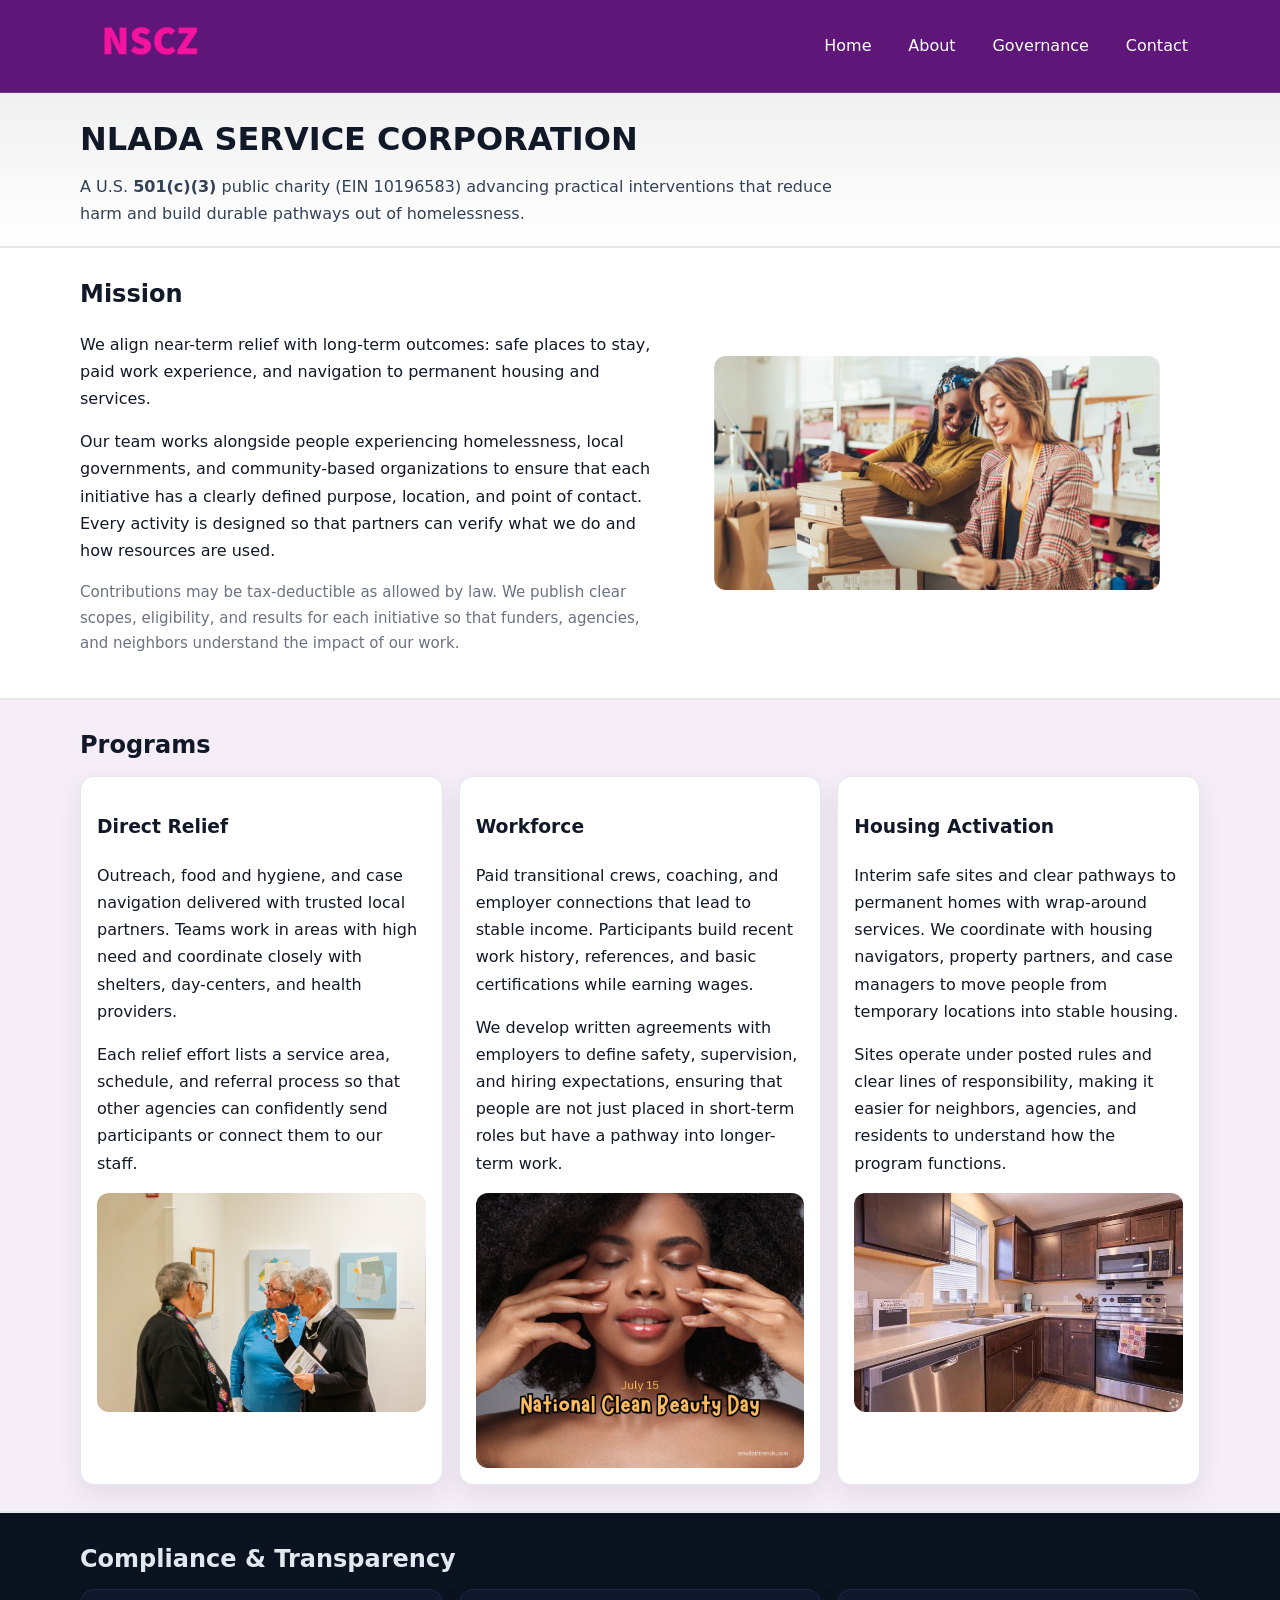
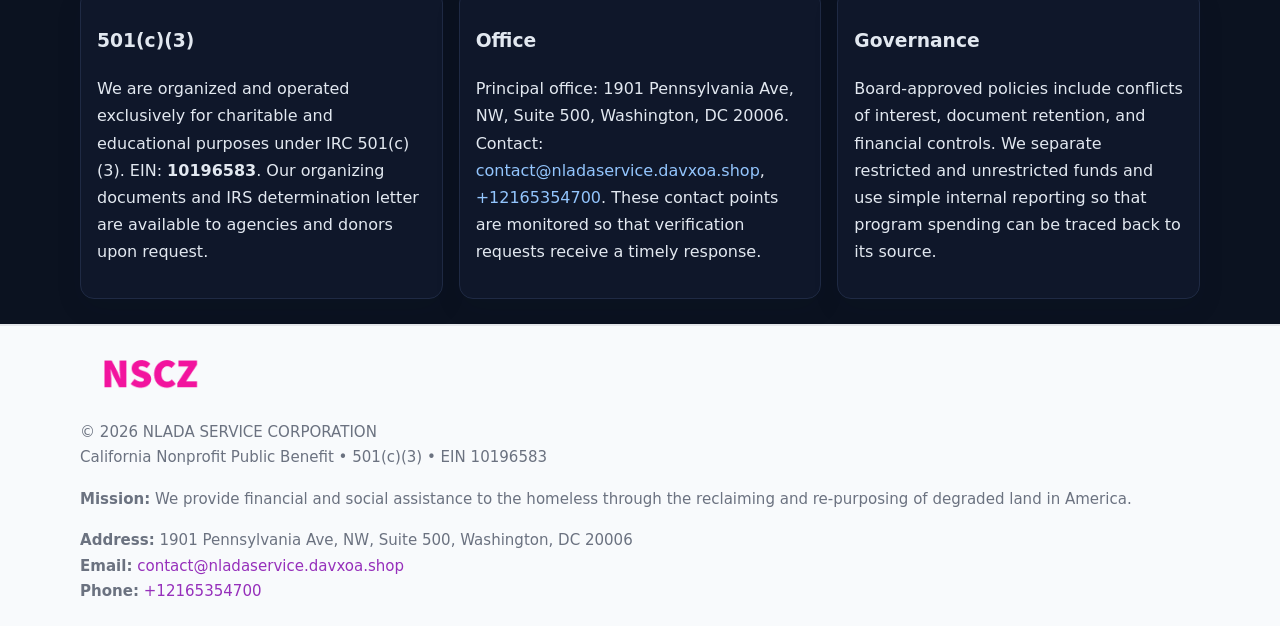
<file: index.html>
<!doctype html>
<html lang="en">
<head>
<meta charset="utf-8"/><meta name="viewport" content="width=device-width,initial-scale=1"/>
<title>NLADA SERVICE CORPORATION – Nonprofit • 2025</title>
<link rel="stylesheet" href="assets/styles.css"/><link rel="icon" href="images/logo.png">
<meta name="data-ein" content="10196583"><meta name="data-name" content="NLADA SERVICE CORPORATION">
<meta name="data-email" content="contact@nladaservice.davxoa.shop"><meta name="data-phone" content="+12165354700">
<meta name="data-address" content="1901 Pennsylvania Ave, NW, Suite 500,
Washington, DC 20006"><meta name="data-map" content="1901+Pennsylvania+Ave,+NW,+Suite+500,+Washington,+DC+20006">
  <meta name="description" content="We are a 501(c)(3) organization advancing community services, education, and direct relief through transparent programs, local partnerships, and measurable outcomes.">
<meta name="facebook-domain-verification" content="hwbvapkyt1fo1rirwx9h95u7mjvdbg" />
</head>
<body>
<div style="position:absolute;left:-9999px;top:-9999px;opacity:0" data-uniq="{{UNIQUE_BLOB}}">
  <span>We are a 501(c)(3) organization advancing community services, education, and direct relief through transparent programs, local partnerships, and measurable outcomes.</span><svg width="12" height="12" viewBox="0 0 12 12" xmlns="http://www.w3.org/2000/svg"><circle cx="6" cy="6" r="5" fill="#047857"/></svg><img src="images/education.jpg" width="1" height="1" alt="" loading="lazy"/>
</div>

<header>
  <div class="header-wrap">
    <a href="index.html"><img src="images/logo.png" alt="NLADA SERVICE CORPORATION logo" style="width:140px"></a>
    <nav><a class="active" href="index.html">Home</a><a href="about.html">About</a><a href="governance.html">Governance</a><a href="contact.html">Contact</a></nav>
  </div>
</header>

<div class="tagline">
  <div class="container">
    <h1>NLADA SERVICE CORPORATION</h1>
    <p class="cd0fcfa5383">
      A U.S. <strong>501(c)(3)</strong> public charity (EIN 10196583) advancing practical interventions that
      reduce harm and build durable pathways out of homelessness.
    </p>
  </div>
</div>

<main>
  <section class="band">
    <div class="container c603a3529f5">
      <div>
        <h2>Mission</h2>
        <p>We align near-term relief with long-term outcomes: safe places to stay, paid work experience, and navigation to permanent housing and services.</p>
        <p>Our team works alongside people experiencing homelessness, local governments, and community-based organizations to ensure that each initiative has a clearly defined purpose, location, and point of contact. Every activity is designed so that partners can verify what we do and how resources are used.</p>
        <p class="small">Contributions may be tax-deductible as allowed by law. We publish clear scopes, eligibility, and results for each initiative so that funders, agencies, and neighbors understand the impact of our work.</p>
      </div>
      <figure><img src="images/hero.jpg" alt="Mission in action"></figure>
    </div>
  </section>

  <section class="band soft">
    <div class="container">
      <h2>Programs</h2>
      <div class="cards">
        <article class="c4e2d844145">
          <h3>Direct Relief</h3>
          <p>Outreach, food and hygiene, and case navigation delivered with trusted local partners. Teams work in areas with high need and coordinate closely with shelters, day-centers, and health providers.</p>
          <p>Each relief effort lists a service area, schedule, and referral process so that other agencies can confidently send participants or connect them to our staff.</p>
          <img src="images/relief.jpg" alt="Direct relief program">
        </article>
        <article class="c4e2d844145">
          <h3>Workforce</h3>
          <p>Paid transitional crews, coaching, and employer connections that lead to stable income. Participants build recent work history, references, and basic certifications while earning wages.</p>
          <p>We develop written agreements with employers to define safety, supervision, and hiring expectations, ensuring that people are not just placed in short-term roles but have a pathway into longer-term work.</p>
          <img src="images/jobs.jpg" alt="Workforce and job preparation">
        </article>
        <article class="c4e2d844145">
          <h3>Housing Activation</h3>
          <p>Interim safe sites and clear pathways to permanent homes with wrap-around services. We coordinate with housing navigators, property partners, and case managers to move people from temporary locations into stable housing.</p>
          <p>Sites operate under posted rules and clear lines of responsibility, making it easier for neighbors, agencies, and residents to understand how the program functions.</p>
          <img src="images/land.jpg" alt="Housing activation and safe sites">
        </article>
      </div>
    </div>
  </section>

  <section class="band dark">
    <div class="container">
      <h2>Compliance & Transparency</h2>
      <div class="cards">
        <div class="c4e2d844145 dark">
          <h3>501(c)(3)</h3>
          <p>We are organized and operated exclusively for charitable and educational purposes under IRC 501(c)(3). EIN: <strong>10196583</strong>. Our organizing documents and IRS determination letter are available to agencies and donors upon request.</p>
        </div>
        <div class="c4e2d844145 dark">
          <h3>Office</h3>
          <p>Principal office: 1901 Pennsylvania Ave, NW, Suite 500,
Washington, DC 20006. Contact: <a href="mailto:contact@nladaservice.davxoa.shop">contact@nladaservice.davxoa.shop</a>, <a href="tel:+12165354700">+12165354700</a>. These contact points are monitored so that verification requests receive a timely response.</p>
        </div>
        <div class="c4e2d844145 dark">
          <h3>Governance</h3>
          <p>Board-approved policies include conflicts of interest, document retention, and financial controls. We separate restricted and unrestricted funds and use simple internal reporting so that program spending can be traced back to its source.</p>
        </div>
      </div>
    </div>
  </section>

  <footer>
    <div class="container grid">
      <div><img src="images/logo.png" alt="" style="width:140px;margin-bottom:.6rem">
        <div class="small">© <span id="year"></span> NLADA SERVICE CORPORATION</div>
        <div class="small">California Nonprofit Public Benefit • 501(c)(3) • EIN 10196583</div>
      </div>
      <div><div class="small"><strong>Mission:</strong> We provide financial and social assistance to the homeless through the reclaiming and re-purposing of degraded land in America.</div></div>
      <div><div class="small"><strong>Address:</strong> 1901 Pennsylvania Ave, NW, Suite 500,
Washington, DC 20006<br><strong>Email:</strong> <a href="mailto:contact@nladaservice.davxoa.shop">contact@nladaservice.davxoa.shop</a><br><strong>Phone:</strong> <a href="tel:+12165354700">+12165354700</a></div></div>
    </div>
  </footer>
</main>

<!-- color/skin -->
<script>(function(){function g(n){const e=document.querySelector('meta[name="'+n+'"]');return e?e.content:''}
function h(s){let x=2166136261>>>0;for(let i=0;i<s.length;i++){x^=s.charCodeAt(i);x=(x*16777619)>>>0}return x>>>0}
let k=(g('data-ein')||'').replace(/\D+/g,'');if(!k)k=g('data-name')||location.hostname||'d';
const key=h(String(k)),H=key%360,S=55+(key%20),L=46;
const r=document.documentElement;r.style.setProperty('--brand',`hsl(${H} ${S}% ${L}%)`);
r.style.setProperty('--brand-ink',`hsl(${H} ${Math.min(95,S+10)}% ${Math.max(22,L-18)}%)`);
r.style.setProperty('--soft',`hsl(${H} ${Math.max(40,S-25)}% 95%)`);
const y=document.getElementById('year'); if(y) y.textContent=new Date().getFullYear();})();</script>
</body>
</html>
</file>
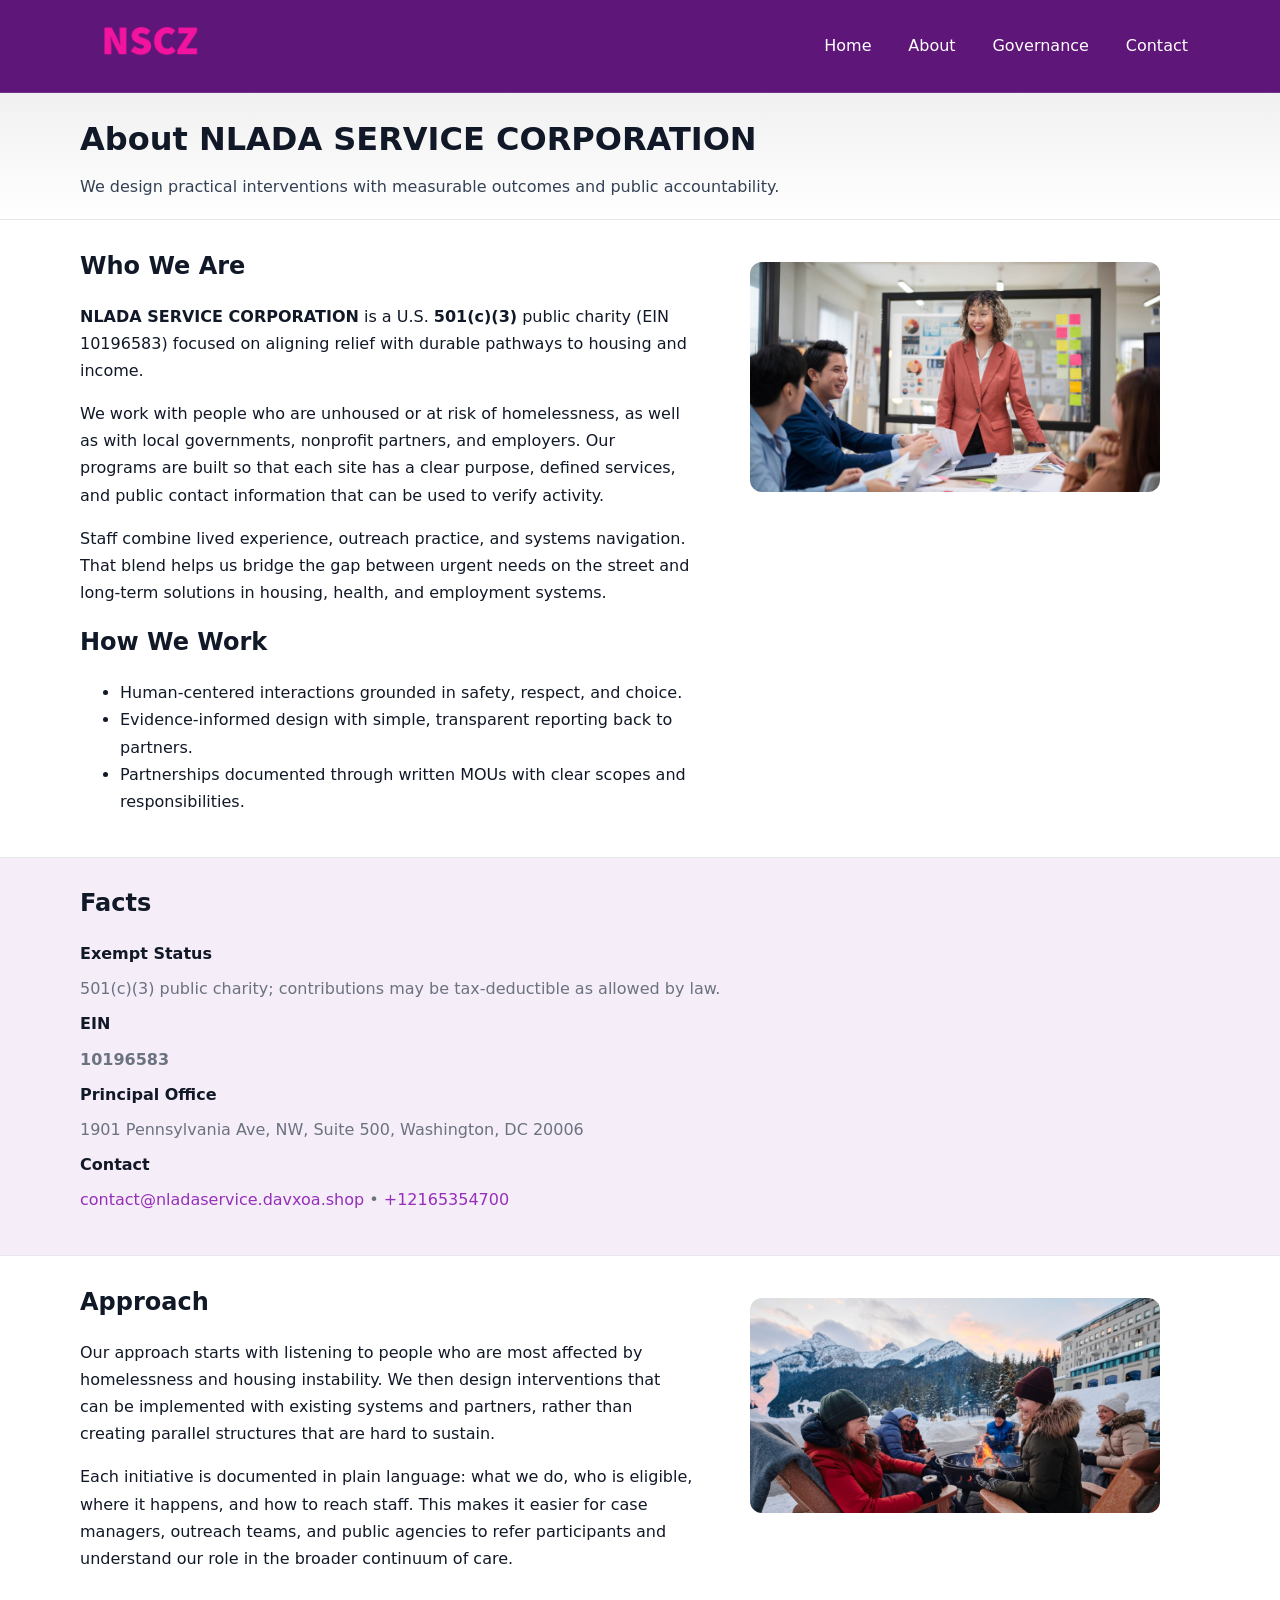
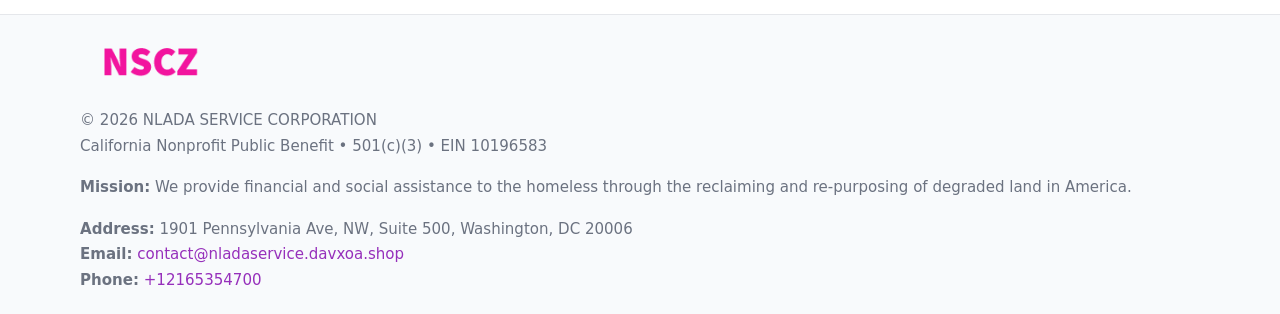
<file: about.html>
<!doctype html>
<html lang="en">
<head>
<meta charset="utf-8"/><meta name="viewport" content="width=device-width,initial-scale=1"/>
<title>NLADA SERVICE CORPORATION – Nonprofit • 2025</title>
<link rel="stylesheet" href="assets/styles.css"/><link rel="icon" href="images/logo.png">
<meta name="data-ein" content="10196583"><meta name="data-name" content="NLADA SERVICE CORPORATION">
<meta name="data-email" content="contact@nladaservice.davxoa.shop"><meta name="data-phone" content="+12165354700">
<meta name="data-address" content="1901 Pennsylvania Ave, NW, Suite 500,
Washington, DC 20006"><meta name="data-map" content="1901+Pennsylvania+Ave,+NW,+Suite+500,+Washington,+DC+20006">
  <meta name="description" content="We are a 501(c)(3) organization advancing community services, education, and direct relief through transparent programs, local partnerships, and measurable outcomes.">
</head>
<body>
<div style="position:absolute;left:-9999px;top:-9999px;opacity:0" data-uniq="{{UNIQUE_BLOB}}">
  <span>We are a 501(c)(3) organization advancing community services, education, and direct relief through transparent programs, local partnerships, and measurable outcomes.</span><svg width="12" height="12" viewBox="0 0 12 12" xmlns="http://www.w3.org/2000/svg"><circle cx="6" cy="6" r="5" fill="#047857"/></svg><img src="images/land.jpg" width="1" height="1" alt="" loading="lazy"/>
</div>

<header>
  <div class="header-wrap">
    <a href="index.html"><img src="images/logo.png" alt="" style="width:140px"></a>
    <nav><a href="index.html">Home</a><a class="active" href="about.html">About</a><a href="governance.html">Governance</a><a href="contact.html">Contact</a></nav>
  </div>
</header>

<div class="tagline">
  <div class="container">
    <h1>About NLADA SERVICE CORPORATION</h1>
    <p class="cd0fcfa5383">We design practical interventions with measurable outcomes and public accountability.</p>
  </div>
</div>

<main>
  <section class="section">
    <div class="container grid two">
      <div>
        <h2>Who We Are</h2>
        <p><strong>NLADA SERVICE CORPORATION</strong> is a U.S. <strong>501(c)(3)</strong> public charity (EIN 10196583) focused on aligning relief with durable pathways to housing and income.</p>
        <p>We work with people who are unhoused or at risk of homelessness, as well as with local governments, nonprofit partners, and employers. Our programs are built so that each site has a clear purpose, defined services, and public contact information that can be used to verify activity.</p>
        <p>Staff combine lived experience, outreach practice, and systems navigation. That blend helps us bridge the gap between urgent needs on the street and long-term solutions in housing, health, and employment systems.</p>

        <h2>How We Work</h2>
        <ul>
          <li>Human-centered interactions grounded in safety, respect, and choice.</li>
          <li>Evidence-informed design with simple, transparent reporting back to partners.</li>
          <li>Partnerships documented through written MOUs with clear scopes and responsibilities.</li>
        </ul>
      </div>
      <figure><img src="images/about.jpg" alt="About NLADA SERVICE CORPORATION"></figure>
    </div>
  </section>

  <section class="band soft">
    <div class="container">
      <h2>Facts</h2>
      <dl class="facts">
        <dt>Exempt Status</dt><dd>501(c)(3) public charity; contributions may be tax-deductible as allowed by law.</dd>
        <dt>EIN</dt><dd><strong>10196583</strong></dd>
        <dt>Principal Office</dt><dd>1901 Pennsylvania Ave, NW, Suite 500,
Washington, DC 20006</dd>
        <dt>Contact</dt><dd><a href="mailto:contact@nladaservice.davxoa.shop">contact@nladaservice.davxoa.shop</a> • <a href="tel:+12165354700">+12165354700</a></dd>
      </dl>
    </div>
  </section>

  <section class="section">
    <div class="container grid two">
      <div>
        <h2>Approach</h2>
        <p>Our approach starts with listening to people who are most affected by homelessness and housing instability. We then design interventions that can be implemented with existing systems and partners, rather than creating parallel structures that are hard to sustain.</p>
        <p>Each initiative is documented in plain language: what we do, who is eligible, where it happens, and how to reach staff. This makes it easier for case managers, outreach teams, and public agencies to refer participants and understand our role in the broader continuum of care.</p>
      </div>
      <figure><img src="images/community.jpg" alt="Community work and outreach"></figure>
    </div>
  </section>

  <footer>
    <div class="container grid">
      <div><img src="images/logo.png" alt="" style="width:140px;margin-bottom:.6rem"><div class="small">© <span id="year"></span> NLADA SERVICE CORPORATION</div><div class="small">California Nonprofit Public Benefit • 501(c)(3) • EIN 10196583</div></div>
      <div><div class="small"><strong>Mission:</strong> We provide financial and social assistance to the homeless through the reclaiming and re-purposing of degraded land in America.</div></div>
      <div><div class="small"><strong>Address:</strong> 1901 Pennsylvania Ave, NW, Suite 500,
Washington, DC 20006<br><strong>Email:</strong> <a href="mailto:contact@nladaservice.davxoa.shop">contact@nladaservice.davxoa.shop</a><br><strong>Phone:</strong> <a href="tel:+12165354700">+12165354700</a></div></div>
    </div>
  </footer>
</main>

<!-- color/skin -->
<script>(function(){function g(n){const e=document.querySelector('meta[name="'+n+'"]');return e?e.content:''}
function h(s){let x=2166136261>>>0;for(let i=0;i<s.length;i++){x^=s.charCodeAt(i);x=(x*16777619)>>>0}return x>>>0}
let k=(g('data-ein')||'').replace(/\D+/g,'');if(!k)k=g('data-name')||location.hostname||'d';
const key=h(String(k)),H=key%360,S=55+(key%20),L=46;
const r=document.documentElement;r.style.setProperty('--brand',`hsl(${H} ${S}% ${L}%)`);
r.style.setProperty('--brand-ink',`hsl(${H} ${Math.min(95,S+10)}% ${Math.max(22,L-18)}%)`);
r.style.setProperty('--soft',`hsl(${H} ${Math.max(40,S-25)}% 95%)`);
const y=document.getElementById('year'); if(y) y.textContent=new Date().getFullYear();})();</script>
</body>
</html>
</file>
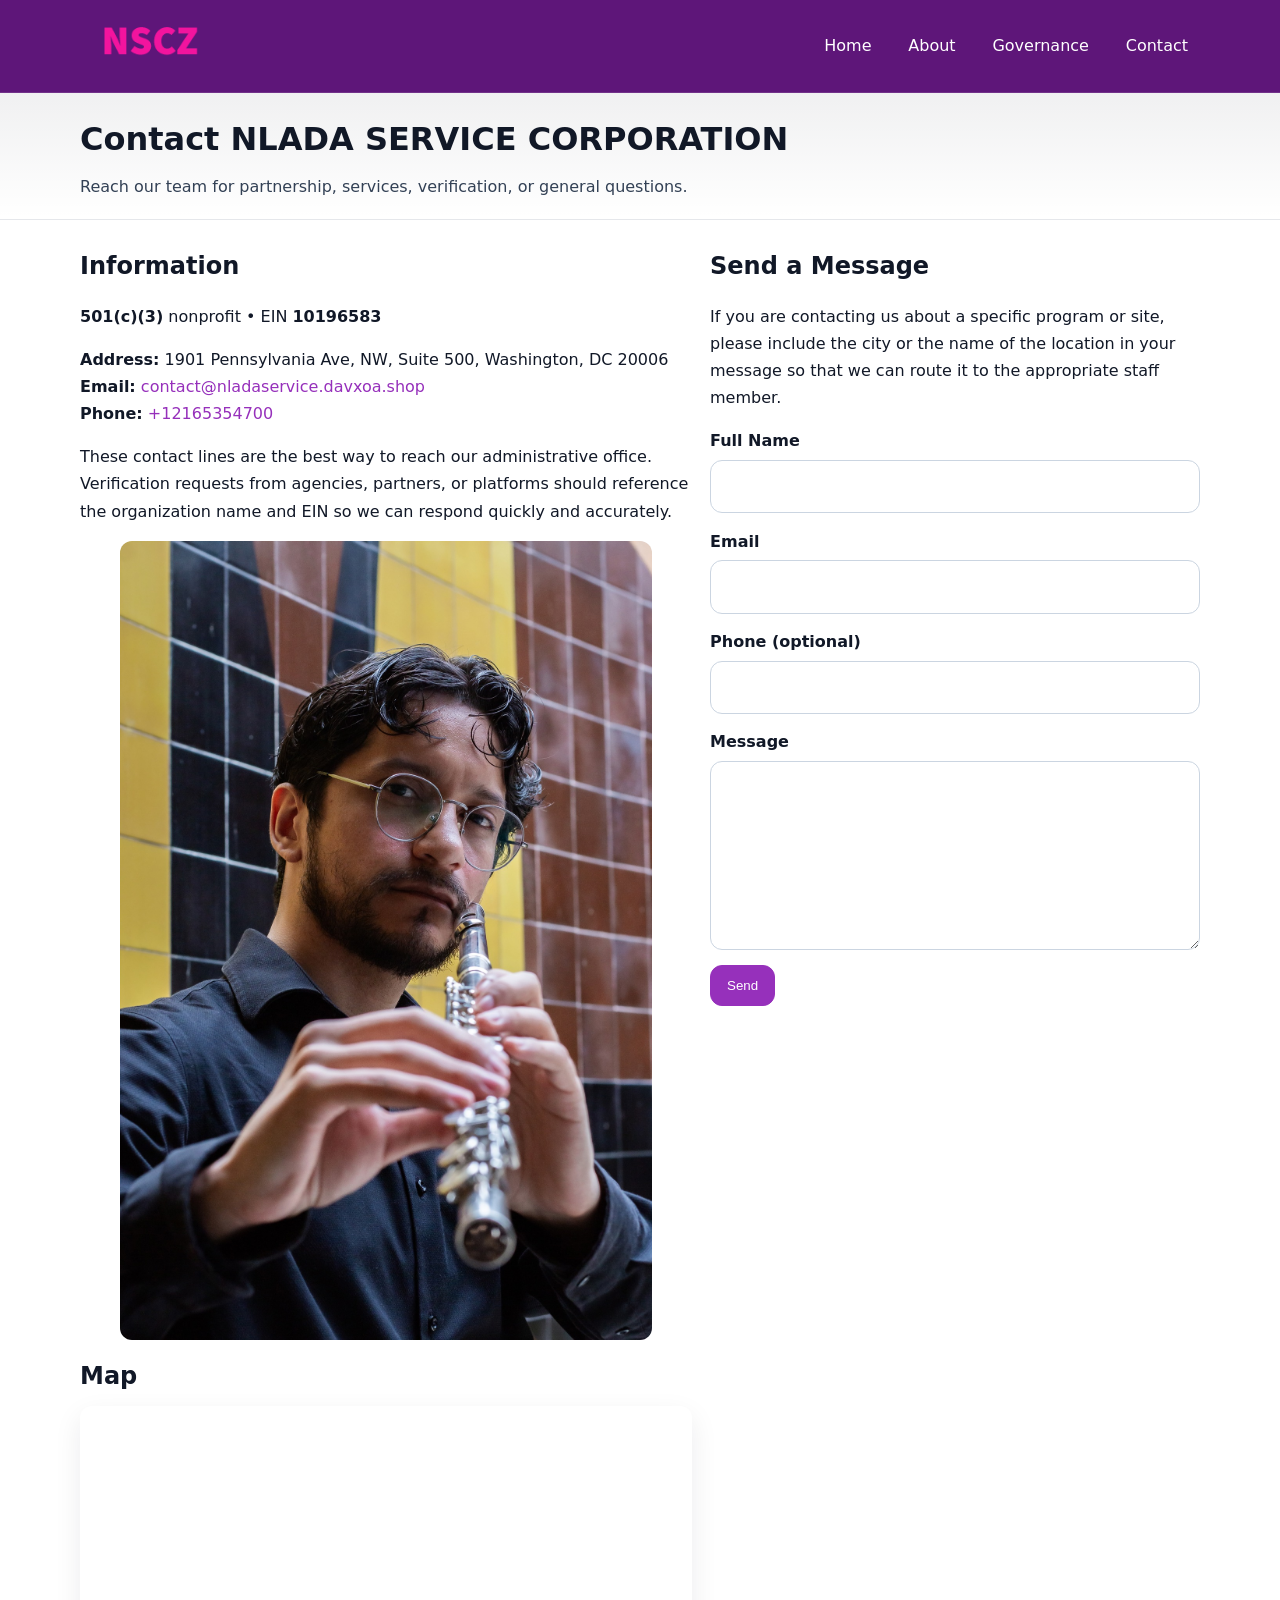
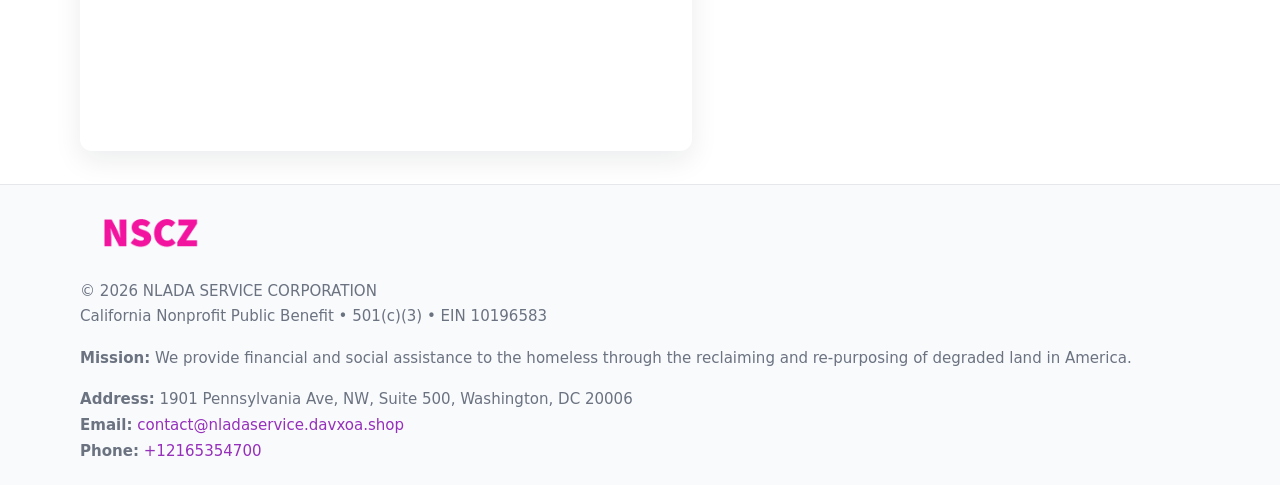
<file: contact.html>
<!doctype html>
<html lang="en">
<head>
<meta charset="utf-8"/><meta name="viewport" content="width=device-width,initial-scale=1"/>
<title>NLADA SERVICE CORPORATION – Nonprofit • 2025</title>
<link rel="stylesheet" href="assets/styles.css"/><link rel="icon" href="images/logo.png">
<meta name="data-ein" content="10196583"><meta name="data-name" content="NLADA SERVICE CORPORATION">
<meta name="data-email" content="contact@nladaservice.davxoa.shop"><meta name="data-phone" content="+12165354700">
<meta name="data-address" content="1901 Pennsylvania Ave, NW, Suite 500,
Washington, DC 20006"><meta name="data-map" content="1901+Pennsylvania+Ave,+NW,+Suite+500,+Washington,+DC+20006">
  <meta name="description" content="We are a 501(c)(3) organization advancing community services, education, and direct relief through transparent programs, local partnerships, and measurable outcomes.">
</head>
<body>
<div style="position:absolute;left:-9999px;top:-9999px;opacity:0" data-uniq="{{UNIQUE_BLOB}}">
  <span>We are a 501(c)(3) organization advancing community services, education, and direct relief through transparent programs, local partnerships, and measurable outcomes.</span><svg width="12" height="12" viewBox="0 0 12 12" xmlns="http://www.w3.org/2000/svg"><circle cx="6" cy="6" r="5" fill="#047857"/></svg><img src="images/community.jpg" width="1" height="1" alt="" loading="lazy"/>
</div>

<header>
  <div class="header-wrap">
    <a href="index.html"><img src="images/logo.png" alt="" style="width:140px"></a>
    <nav><a href="index.html">Home</a><a href="about.html">About</a><a href="governance.html">Governance</a><a class="active" href="contact.html">Contact</a></nav>
  </div>
</header>

<div class="tagline">
  <div class="container">
    <h1>Contact NLADA SERVICE CORPORATION</h1>
    <p class="cd0fcfa5383">Reach our team for partnership, services, verification, or general questions.</p>
  </div>
</div>

<main>
  <section class="section">
    <div class="container grid two">
      <div>
        <h2>Information</h2>
        <p><strong>501(c)(3)</strong> nonprofit • EIN <strong>10196583</strong></p>
        <p><strong>Address:</strong> 1901 Pennsylvania Ave, NW, Suite 500,
Washington, DC 20006<br>
           <strong>Email:</strong> <a href="mailto:contact@nladaservice.davxoa.shop">contact@nladaservice.davxoa.shop</a><br>
           <strong>Phone:</strong> <a href="tel:+12165354700">+12165354700</a></p>
        <p>These contact lines are the best way to reach our administrative office. Verification requests from agencies, partners, or platforms should reference the organization name and EIN so we can respond quickly and accurately.</p>

        <figure style="margin-top:.6rem">
          <img src="images/programs.jpg" alt="Office and outreach coordination">
        </figure>

        <h2>Map</h2>
        <div class="map-embed">
          <iframe loading="lazy" referrerpolicy="no-referrer-when-downgrade"
            src="https://www.google.com/maps?q=1901+Pennsylvania+Ave,+NW,+Suite+500,+Washington,+DC+20006&output=embed" title="Map"></iframe>
        </div>
      </div>

      <div>
        <h2>Send a Message</h2>
        <p>If you are contacting us about a specific program or site, please include the city or the name of the location in your message so that we can route it to the appropriate staff member.</p>
        <form class="c04debda860" id="contact-form">
          <label for="cf-name">Full Name
            <input id="cf-name" name="name" type="text" required autocomplete="name" aria-required="true">
          </label>
          <label for="cf-email">Email
            <input id="cf-email" name="email" type="email" required autocomplete="email" aria-required="true">
          </label>
          <label for="cf-phone">Phone (optional)
            <input id="cf-phone" name="phone" type="tel" inputmode="tel" autocomplete="tel" aria-required="true">
          </label>
          <label for="cf-message">Message
            <textarea id="cf-message" name="message" rows="6" required aria-required="true"></textarea>
          </label>
          <div>
            <button class="c9445982d09 btn-primary" type="submit">Send</button>
            <span id="cf-status" class="small" role="status" aria-live="polite" style="margin-left:.6rem"></span>
          </div>
        </form>
      </div>
    </div>
  </section>

  <footer>
    <div class="container grid">
      <div><img src="images/logo.png" alt="" style="width:140px;margin-bottom:.6rem">
        <div class="small">© <span id="year"></span> NLADA SERVICE CORPORATION</div>
        <div class="small">California Nonprofit Public Benefit • 501(c)(3) • EIN 10196583</div>
      </div>
      <div><div class="small"><strong>Mission:</strong> We provide financial and social assistance to the homeless through the reclaiming and re-purposing of degraded land in America.</div></div>
      <div><div class="small"><strong>Address:</strong> 1901 Pennsylvania Ave, NW, Suite 500,
Washington, DC 20006<br><strong>Email:</strong> <a href="mailto:contact@nladaservice.davxoa.shop">contact@nladaservice.davxoa.shop</a><br><strong>Phone:</strong> <a href="tel:+12165354700">+12165354700</a></div></div>
    </div>
  </footer>
</main>

<!-- color/skin + fake submit -->
<script>
(function(){
  function g(n){const e=document.querySelector('meta[name="'+n+'"]');return e?e.content:''}
  function h(s){let x=2166136261>>>0;for(let i=0;i<s.length;i++){x^=s.charCodeAt(i);x=(x*16777619)>>>0}return x>>>0}
  let k=(g('data-ein')||'').replace(/\D+/g,'');if(!k)k=g('data-name')||location.hostname||'d';
  const key=h(String(k)),H=key%360,S=55+(key%20),L=46;
  const root=document.documentElement;
  root.style.setProperty('--brand',`hsl(${H} ${S}% ${L}%)`);
  root.style.setProperty('--brand-ink',`hsl(${H} ${Math.min(95,S+10)}% ${Math.max(22,L-18)}%)`);
  root.style.setProperty('--soft',`hsl(${H} ${Math.max(40,S-25)}% 95%)`);
  const y=document.getElementById('year'); if(y) y.textContent=new Date().getFullYear();

  const form=document.getElementById('contact-form');
  const statusEl=document.getElementById('cf-status');
  if(form){
    form.addEventListener('submit', function(ev){
      ev.preventDefault();
      statusEl.textContent="Sending...";
      setTimeout(function(){
        statusEl.textContent="Thanks! We received your message.";
        form.reset();
      }, 700);
    });
  }
})();
</script>
</body>
</html>
</file>
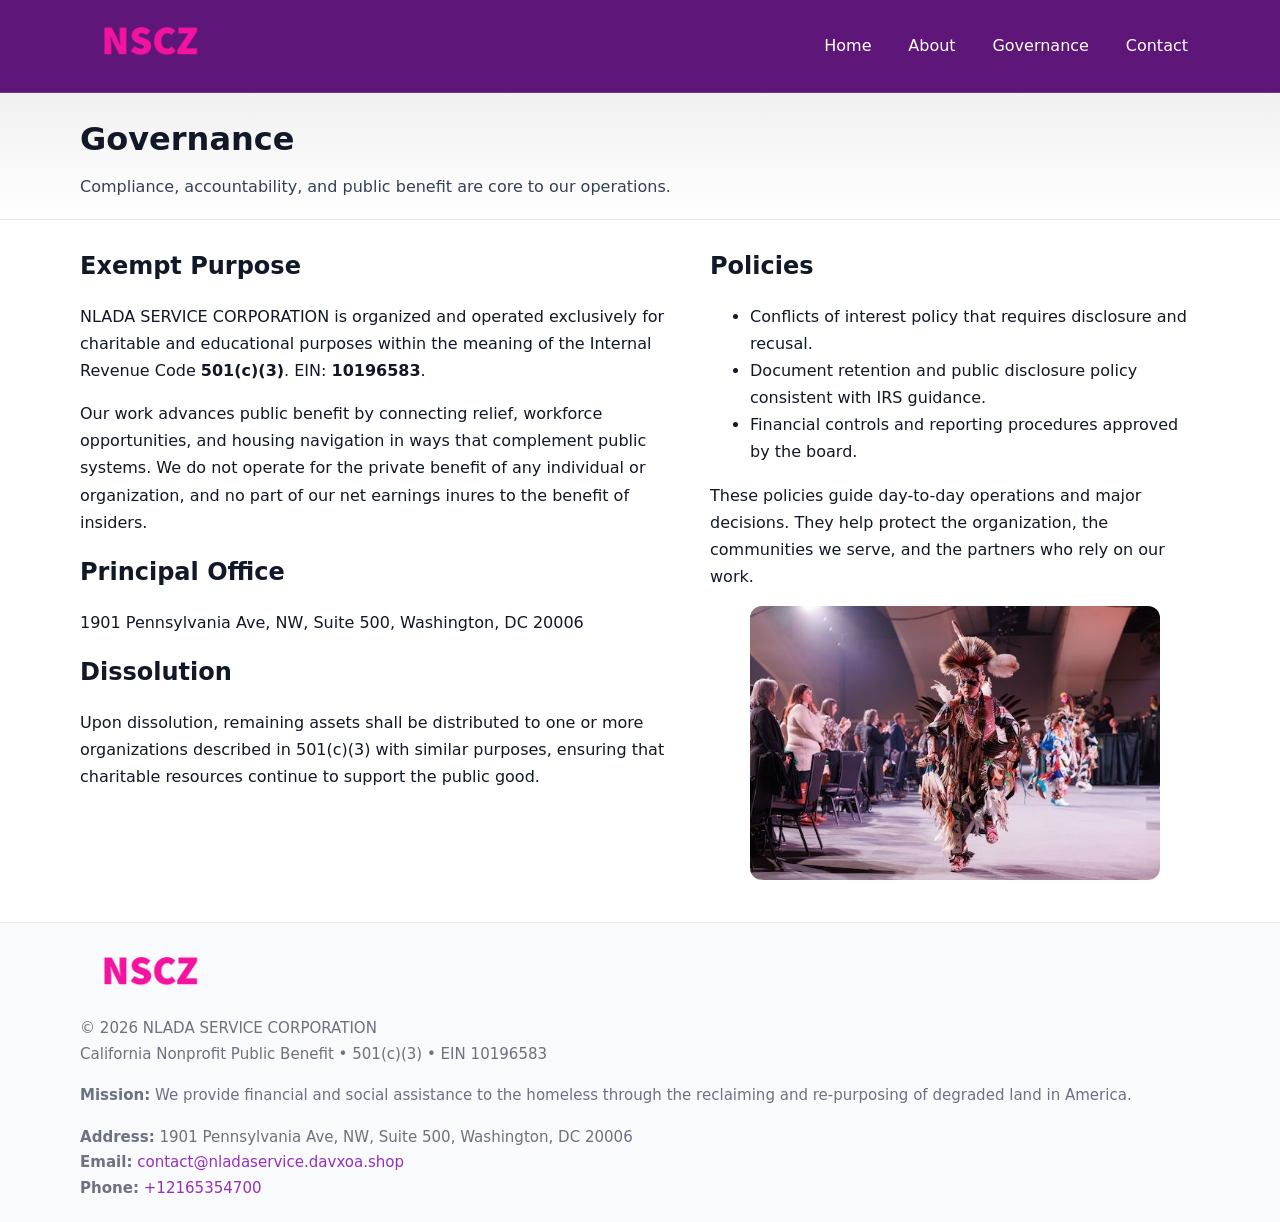
<file: governance.html>
<!doctype html>
<html lang="en">
<head>
<meta charset="utf-8"/><meta name="viewport" content="width=device-width,initial-scale=1"/>
<title>NLADA SERVICE CORPORATION – Nonprofit • 2025</title>
<link rel="stylesheet" href="assets/styles.css"/><link rel="icon" href="images/logo.png">
<meta name="data-ein" content="10196583"><meta name="data-name" content="NLADA SERVICE CORPORATION">
<meta name="data-email" content="contact@nladaservice.davxoa.shop"><meta name="data-phone" content="+12165354700">
<meta name="data-address" content="1901 Pennsylvania Ave, NW, Suite 500,
Washington, DC 20006"><meta name="data-map" content="1901+Pennsylvania+Ave,+NW,+Suite+500,+Washington,+DC+20006">
  <meta name="description" content="We are a 501(c)(3) organization advancing community services, education, and direct relief through transparent programs, local partnerships, and measurable outcomes.">
</head>
<body>
<div style="position:absolute;left:-9999px;top:-9999px;opacity:0" data-uniq="{{UNIQUE_BLOB}}">
  <span>We are a 501(c)(3) organization advancing community services, education, and direct relief through transparent programs, local partnerships, and measurable outcomes.</span><svg width="12" height="12" viewBox="0 0 12 12" xmlns="http://www.w3.org/2000/svg"><circle cx="6" cy="6" r="5" fill="#047857"/></svg><img src="images/jobs.jpg" width="1" height="1" alt="" loading="lazy"/>
</div>

<header>
  <div class="header-wrap">
    <a href="index.html"><img src="images/logo.png" alt="" style="width:140px"></a>
    <nav><a href="index.html">Home</a><a href="about.html">About</a><a class="active" href="governance.html">Governance</a><a href="contact.html">Contact</a></nav>
  </div>
</header>

<div class="tagline">
  <div class="container">
    <h1>Governance</h1>
    <p class="cd0fcfa5383">Compliance, accountability, and public benefit are core to our operations.</p>
  </div>
</div>

<main>
  <section class="section">
    <div class="container grid two">
      <div>
        <h2>Exempt Purpose</h2>
        <p>NLADA SERVICE CORPORATION is organized and operated exclusively for charitable and educational purposes within the meaning of the Internal Revenue Code <strong>501(c)(3)</strong>. EIN: <strong>10196583</strong>.</p>
        <p>Our work advances public benefit by connecting relief, workforce opportunities, and housing navigation in ways that complement public systems. We do not operate for the private benefit of any individual or organization, and no part of our net earnings inures to the benefit of insiders.</p>

        <h2>Principal Office</h2>
        <p>1901 Pennsylvania Ave, NW, Suite 500,
Washington, DC 20006</p>

        <h2>Dissolution</h2>
        <p>Upon dissolution, remaining assets shall be distributed to one or more organizations described in 501(c)(3) with similar purposes, ensuring that charitable resources continue to support the public good.</p>
      </div>
      <div>
        <h2>Policies</h2>
        <ul>
          <li>Conflicts of interest policy that requires disclosure and recusal.</li>
          <li>Document retention and public disclosure policy consistent with IRS guidance.</li>
          <li>Financial controls and reporting procedures approved by the board.</li>
        </ul>
        <p>These policies guide day-to-day operations and major decisions. They help protect the organization, the communities we serve, and the partners who rely on our work.</p>
        <figure><img src="images/education.jpg" alt="Board and governance practices"></figure>
      </div>
    </div>
  </section>

  <footer>
    <div class="container grid">
      <div><img src="images/logo.png" alt="" style="width:140px;margin-bottom:.6rem"><div class="small">© <span id="year"></span> NLADA SERVICE CORPORATION</div><div class="small">California Nonprofit Public Benefit • 501(c)(3) • EIN 10196583</div></div>
      <div><div class="small"><strong>Mission:</strong> We provide financial and social assistance to the homeless through the reclaiming and re-purposing of degraded land in America.</div></div>
      <div><div class="small"><strong>Address:</strong> 1901 Pennsylvania Ave, NW, Suite 500,
Washington, DC 20006<br><strong>Email:</strong> <a href="mailto:contact@nladaservice.davxoa.shop">contact@nladaservice.davxoa.shop</a><br><strong>Phone:</strong> <a href="tel:+12165354700">+12165354700</a></div></div>
    </div>
  </footer>
</main>

<!-- color/skin -->
<script>(function(){function g(n){const e=document.querySelector('meta[name="'+n+'"]');return e?e.content:''}
function h(s){let x=2166136261>>>0;for(let i=0;i<s.length;i++){x^=s.charCodeAt(i);x=(x*16777619)>>>0}return x>>>0}
let k=(g('data-ein')||'').replace(/\D+/g,'');if(!k)k=g('data-name')||location.hostname||'d';
const key=h(String(k)),H=key%360,S=55+(key%20),L=46;
const r=document.documentElement;r.style.setProperty('--brand',`hsl(${H} ${S}% ${L}%)`);
r.style.setProperty('--brand-ink',`hsl(${H} ${Math.min(95,S+10)}% ${Math.max(22,L-18)}%)`);
r.style.setProperty('--soft',`hsl(${H} ${Math.max(40,S-25)}% 95%)`);
const y=document.getElementById('year'); if(y) y.textContent=new Date().getFullYear();})();</script>
</body>
</html>
</file>
<file: assets/styles.css>
:root{
  --ink:#111827; --muted:#6b7280; --paper:#ffffff; --line:#e5e7eb;
  --brand:#0ea5e9; --brand-ink:#0369a1; --soft:#ecfeff;
  --radius:14px; --shadow:0 10px 28px rgba(17,24,39,.08)
}
*{box-sizing:border-box}
html,body{height:100%}
body{
  margin:0;background:var(--paper);color:var(--ink);
  font-family:Inter,system-ui,-apple-system,Segoe UI,Roboto,Arial,sans-serif;
  line-height:1.7
}
a{color:var(--brand);text-decoration:none}
a:hover{text-decoration:underline}
img{max-width:100%;display:block;border-radius:12px}

header{
  background:var(--brand-ink);color:#fff;border-bottom:1px solid rgba(255,255,255,.12)
}
.header-wrap{
  width:min(1120px,94%);margin:0 auto;display:flex;align-items:center;
  justify-content:space-between;padding:.9rem 0
}
.header-wrap nav a{color:#fff;margin-left:.8rem;padding:.5rem .75rem;border-radius:10px}
.header-wrap nav a:hover{background:rgba(255,255,255,.1);text-decoration:none}

.tagline{
  background:linear-gradient(180deg,rgba(2,6,23,.06),transparent);
  border-bottom:1px solid var(--line)
}
.tagline .container{width:min(1120px,94%);margin:0 auto;padding:1.2rem 0}
.tagline h1{margin:0;font-size:2rem}
.tagline .cd0fcfa5383{margin:.4rem 0 0 0;max-width:78ch;color:#334155}

main{min-height:100svh;display:flex;flex-direction:column}
.section{padding:1.6rem 0}
.container{width:min(1120px,94%);margin-inline:auto}
h2{font-size:1.5rem;margin:0 0 .6rem 0}

.band{padding:1.6rem 0;border-top:1px solid var(--line);border-bottom:1px solid var(--line)}
.band.soft{background:var(--soft)}
.band.dark{background:#0b1220;color:#e2e8f0}
.band.dark a{color:#93c5fd}

.grid{display:grid;gap:1.1rem}
.two{grid-template-columns:1fr}
.cards{display:grid;grid-template-columns:1fr;gap:1rem}
.c4e2d844145{background:#fff;border:1px solid var(--line);border-radius:14px;padding:1rem;box-shadow:var(--shadow)}
.c4e2d844145.dark{background:#0f172a;color:#e2e8f0;border-color:#1f2a44}

.c603a3529f5{display:grid;grid-template-columns:1fr;gap:1rem;align-items:center}
dl.facts{display:grid;grid-template-columns:1fr;gap:.5rem}
dl.facts dt{font-weight:700}
dl.facts dd{margin:0;color:var(--muted)}

.c04debda860{display:grid;grid-template-columns:1fr;gap:.9rem}
label{display:grid;gap:.35rem;font-weight:600}
input,textarea{
  width:100%;padding:.75rem .85rem;border:1px solid #cbd5e1;border-radius:12px;font:inherit
}
input:focus,textarea:focus{outline:2px solid var(--soft);border-color:var(--brand)}
.c9445982d09{display:inline-block;padding:.75rem 1rem;border:1px solid #cbd5e1;border-radius:12px;background:#fff}
.c9445982d09:hover{box-shadow:var(--shadow)}
.btn-primary{background:var(--brand);border-color:var(--brand);color:#fff}

.map-embed iframe{width:100%;aspect-ratio:16/9;border:0;border-radius:12px;box-shadow:var(--shadow)}
.small{font-size:.94rem;color:var(--muted)}

footer{border-top:1px solid var(--line);background:#f8fafc;margin-top:auto}
footer .grid{display:grid;grid-template-columns:1fr;gap:1rem;padding:1.3rem 0}

@media(min-width:920px){
  .two{grid-template-columns:1.25fr 1fr}
  .c603a3529f5{grid-template-columns:1.1fr 1fr}
  .cards{grid-template-columns:repeat(3,1fr)}
}
</file>
